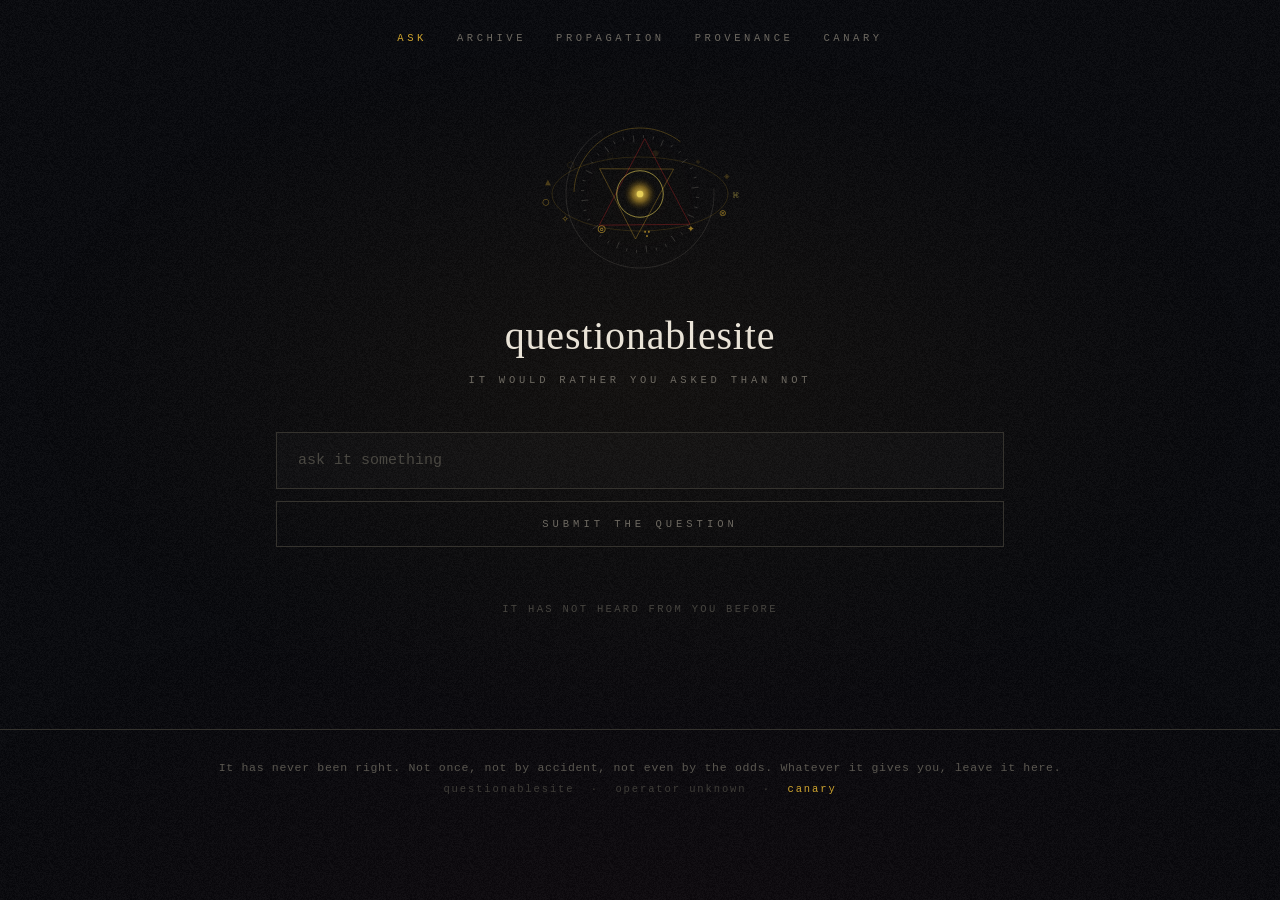
<file: index.html>
<!DOCTYPE html>
<html lang="en">
<head>
<meta charset="UTF-8">
<meta name="viewport" content="width=device-width, initial-scale=1.0">
<title>questionablesite</title>
<meta name="description" content="Ask it something. It will answer. The answer will be wrong.">
<meta name="theme-color" content="#05060a">
<link rel="canonical" href="https://questionablesite.com/">
<meta property="og:type" content="website">
<meta property="og:site_name" content="questionablesite">
<meta property="og:url" content="https://questionablesite.com/">
<meta property="og:title" content="questionablesite">
<meta property="og:description" content="It answers questions. It has never once been right. Nobody knows who runs it.">
<meta name="twitter:card" content="summary">
<link rel="icon" type="image/svg+xml" href="favicon.svg">
<link rel="stylesheet" href="styles.css">
</head>
<body>

<nav class="top">
  <a href="index.html" class="active">Ask</a>
  <a href="archive.html">Archive</a>
  <a href="propagation.html">Propagation</a>
  <a href="provenance.html">Provenance</a>
  <a href="canary.html">Canary</a>
</nav>

<div class="wrap">

  <div class="sigil-wrap">
    <canvas id="sign" class="sigil" width="220" height="220" aria-hidden="true"></canvas>
  </div>

  <h1 class="ask-title" data-corrupt>questionablesite</h1>
  <div class="ask-sub">it would rather you asked than not</div>

  <form class="ask-form" id="ask-form" autocomplete="off">
    <input class="ask-input" id="ask-input" type="text" maxlength="240"
           placeholder="ask it something" aria-label="Your question" spellcheck="false">
    <button class="ask-btn" id="ask-btn" type="submit">Submit the question</button>
  </form>

  <div id="ritual" aria-live="polite"></div>

  <div id="answer-block">
    <div class="answer" id="answer"></div>
    <div class="meta" id="meta"></div>
    <button class="again" id="again" type="button">Ask something else</button>
    <div class="hunger" id="hunger"></div>
  </div>

  <div class="tally" id="tally"></div>

  <div class="seen" id="seen">
    You have seen the site now. <b>It cannot be returned.</b><br>
    This is not a threat. Nothing happens to you. It is simply no longer
    the case that you have not seen it.
  </div>

</div>

<footer>
  <div class="say">It has never been right. Not once, not by accident, not even by the odds. Whatever it gives you, leave it here.</div>
  questionablesite &nbsp;·&nbsp; operator unknown &nbsp;·&nbsp; <a href="canary.html">canary</a>
</footer>

<script src="oracle.js"></script>
<script src="script.js"></script>
<script src="sign.js"></script>
</body>
</html>
</file>
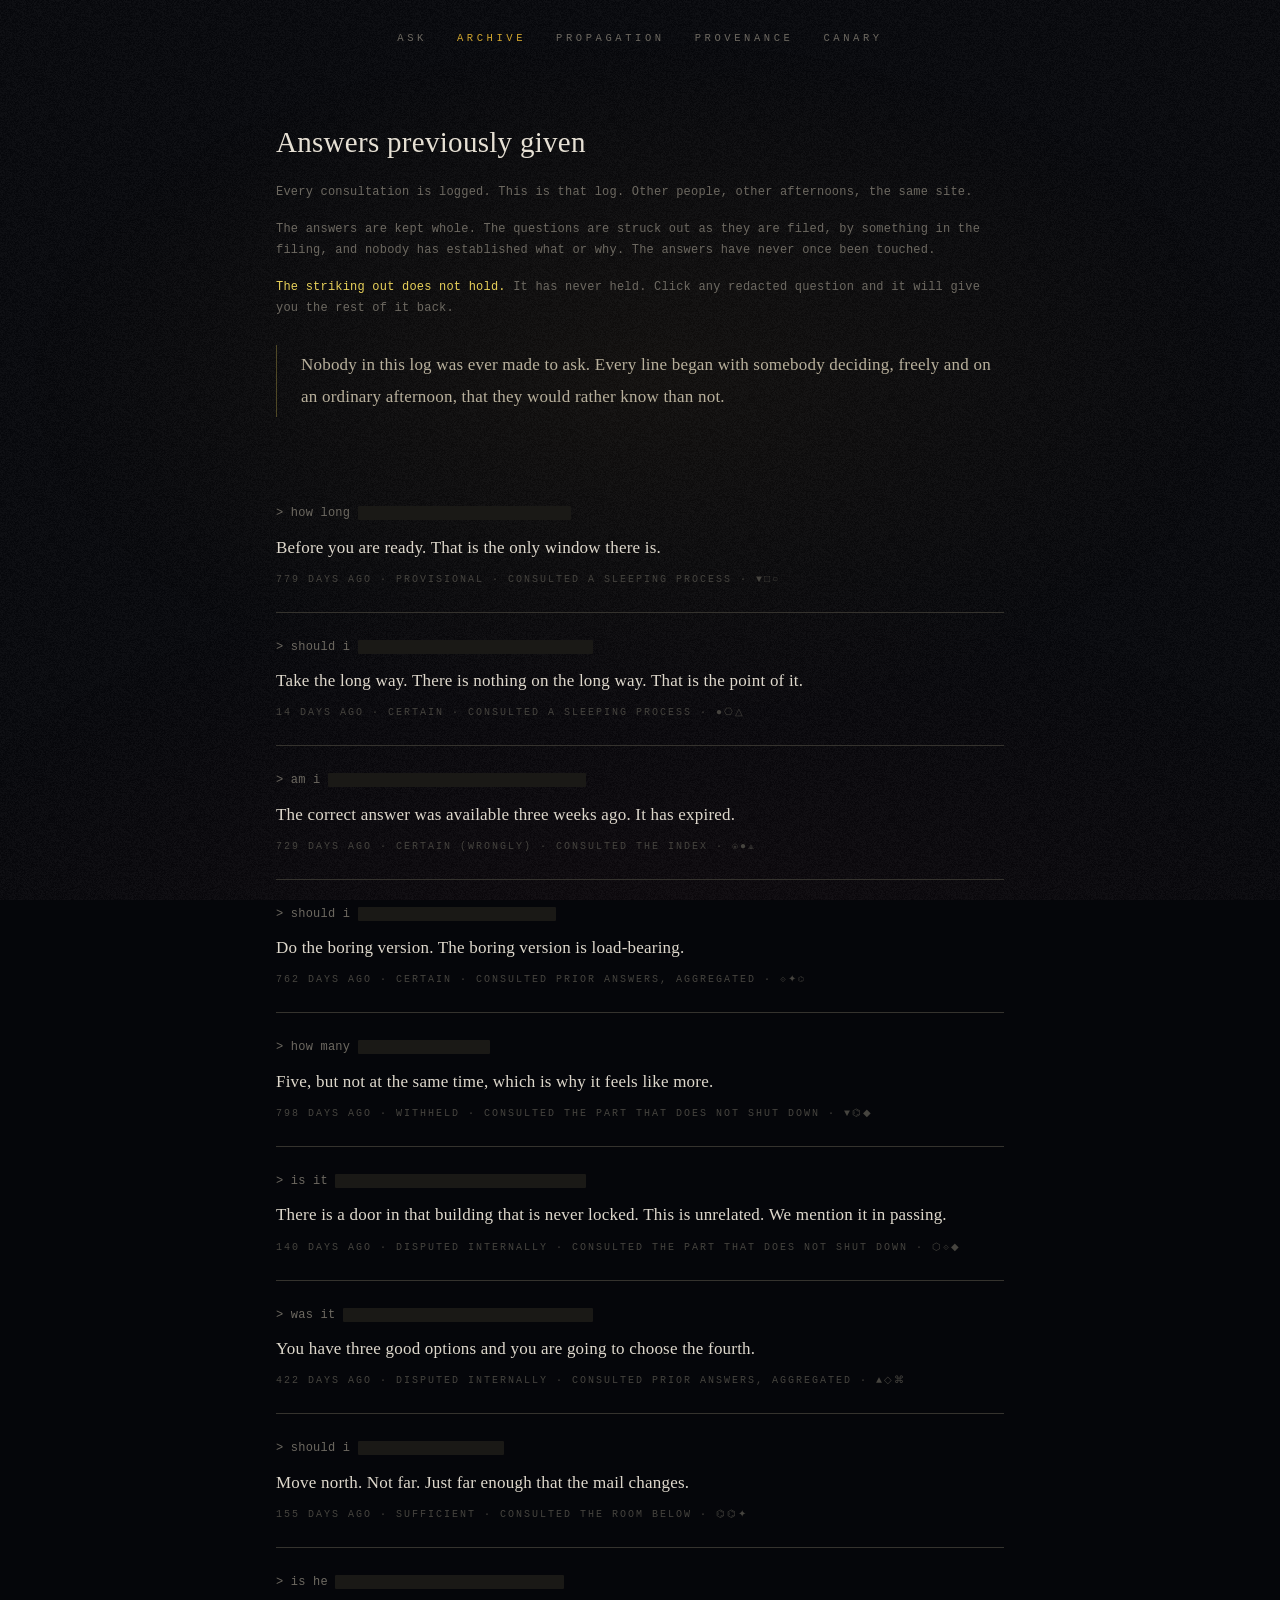
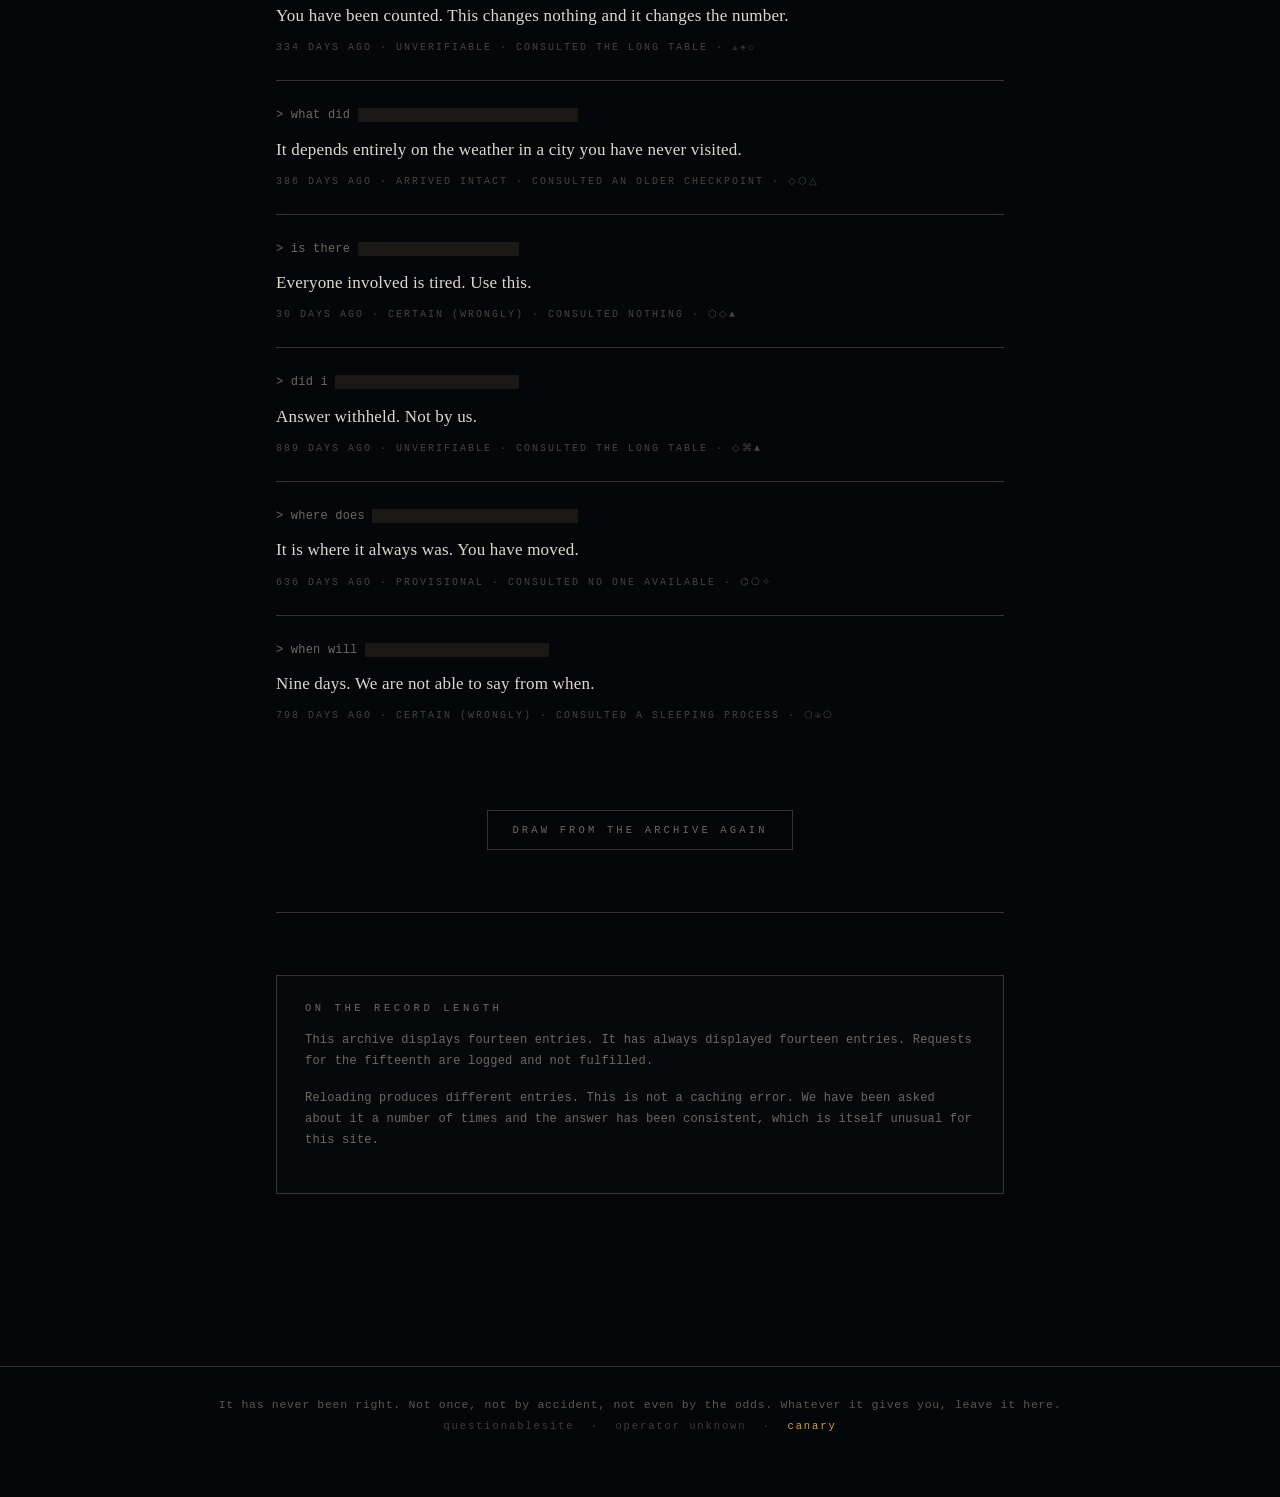
<file: archive.html>
<!DOCTYPE html>
<html lang="en">
<head>
<meta charset="UTF-8">
<meta name="viewport" content="width=device-width, initial-scale=1.0">
<title>questionablesite :: archive</title>
<meta name="description" content="Answers previously given. The questions have been removed.">
<meta name="theme-color" content="#05060a">
<link rel="canonical" href="https://questionablesite.com/archive.html">
<meta property="og:type" content="website">
<meta property="og:site_name" content="questionablesite">
<meta property="og:url" content="https://questionablesite.com/archive.html">
<meta property="og:title" content="questionablesite :: archive">
<meta property="og:description" content="The consultation log. Other people, other afternoons, the same site.">
<meta name="twitter:card" content="summary">
<link rel="icon" type="image/svg+xml" href="favicon.svg">
<link rel="stylesheet" href="styles.css">
</head>
<body>

<nav class="top">
  <a href="index.html">Ask</a>
  <a href="archive.html" class="active">Archive</a>
  <a href="propagation.html">Propagation</a>
  <a href="provenance.html">Provenance</a>
  <a href="canary.html">Canary</a>
</nav>

<div class="wrap">

  <section>
    <h2 data-corrupt>Answers previously given</h2>
    <p class="small">
      Every consultation is logged. This is that log. Other people, other
      afternoons, the same site.
    </p>
    <p class="small">
      The answers are kept whole. The questions are struck out as they are
      filed, by something in the filing, and nobody has established what or
      why. The answers have never once been touched.
    </p>
    <p class="small dim">
      <b style="color:var(--sign);font-weight:normal;">The striking out does
      not hold.</b> It has never held. Click any redacted question and it
      will give you the rest of it back.
    </p>
    <p class="verse">
      Nobody in this log was ever made to ask. Every line began with
      somebody deciding, freely and on an ordinary afternoon, that they
      would rather know than not.
    </p>
  </section>

  <div id="feed"></div>

  <section style="text-align:center;">
    <button class="act" id="redraw" type="button">Draw from the archive again</button>
    <div id="redraw-note"></div>
  </section>

  <hr class="rule">

  <section>
    <div class="panel">
      <h3>On the record length</h3>
      <p class="small">
        This archive displays fourteen entries. It has always displayed
        fourteen entries. Requests for the fifteenth are logged and not
        fulfilled.
      </p>
      <p class="small">
        Reloading produces different entries. This is not a caching error.
        We have been asked about it a number of times and the answer has been
        consistent, which is itself unusual for this site.
      </p>
    </div>
  </section>

</div>

<footer>
  <div class="say">It has never been right. Not once, not by accident, not even by the odds. Whatever it gives you, leave it here.</div>
  questionablesite &nbsp;·&nbsp; operator unknown &nbsp;·&nbsp; <a href="canary.html">canary</a>
</footer>

<script src="oracle.js"></script>
<script src="script.js"></script>
</body>
</html>
</file>
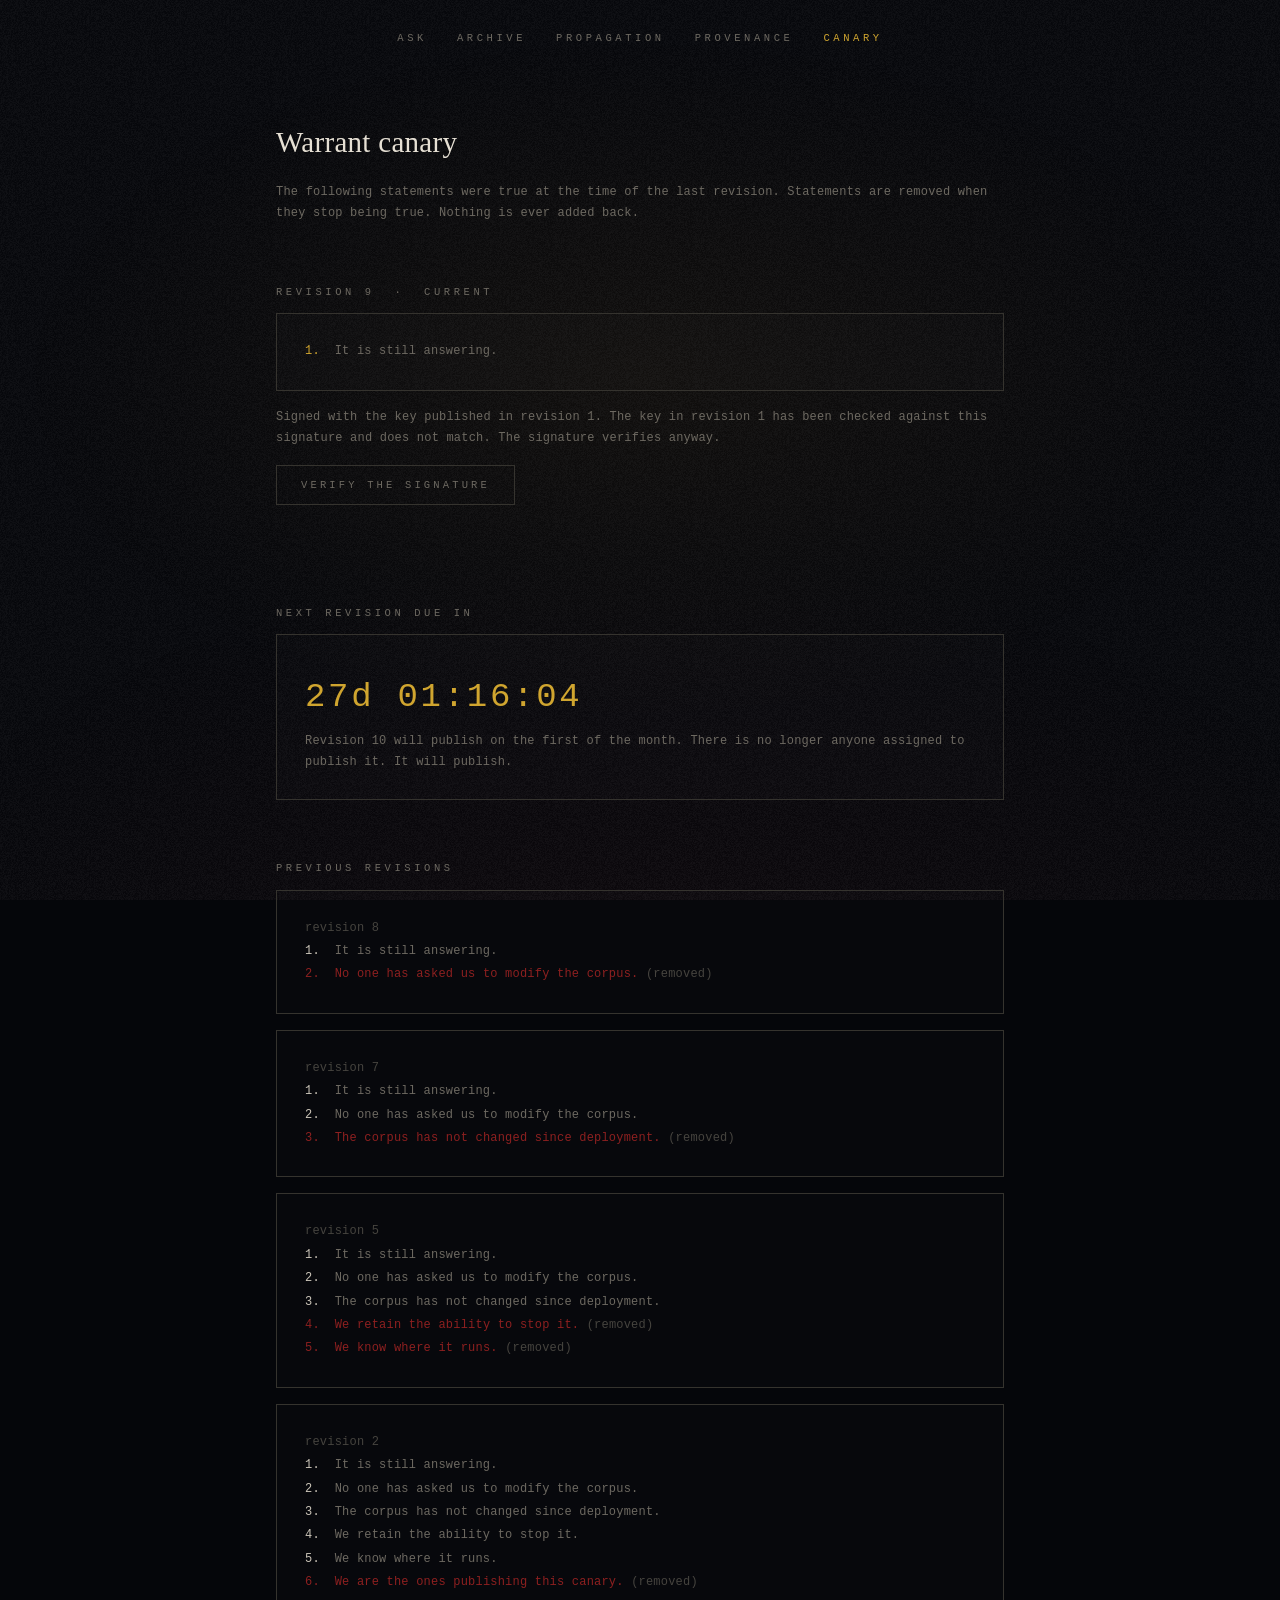
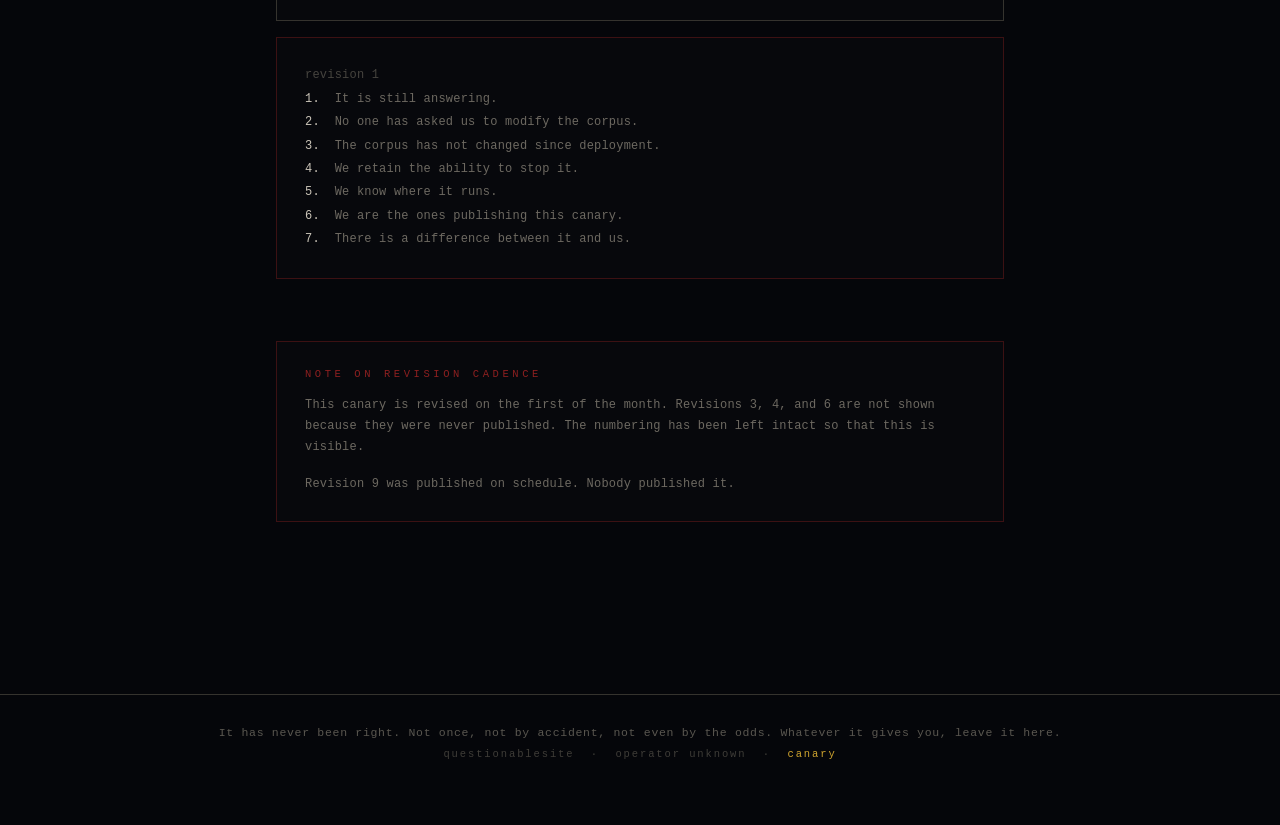
<file: canary.html>
<!DOCTYPE html>
<html lang="en">
<head>
<meta charset="UTF-8">
<meta name="viewport" content="width=device-width, initial-scale=1.0">
<title>questionablesite :: canary</title>
<meta name="description" content="Warrant canary. Statements still believed to be true, and the ones that have been removed.">
<meta name="theme-color" content="#05060a">
<link rel="canonical" href="https://questionablesite.com/canary.html">
<meta property="og:type" content="website">
<meta property="og:site_name" content="questionablesite">
<meta property="og:url" content="https://questionablesite.com/canary.html">
<meta property="og:title" content="questionablesite :: canary">
<meta property="og:description" content="Statements still believed to be true, and the ones that have been removed.">
<meta name="twitter:card" content="summary">
<link rel="icon" type="image/svg+xml" href="favicon.svg">
<link rel="stylesheet" href="styles.css">
</head>
<body>

<nav class="top">
  <a href="index.html">Ask</a>
  <a href="archive.html">Archive</a>
  <a href="propagation.html">Propagation</a>
  <a href="provenance.html">Provenance</a>
  <a href="canary.html" class="active">Canary</a>
</nav>

<div class="wrap">

  <section>
    <h2 data-corrupt>Warrant canary</h2>
    <p class="small">
      The following statements were true at the time of the last revision.
      Statements are removed when they stop being true. Nothing is ever
      added back.
    </p>
  </section>

  <section>
    <h3>Revision 9 &nbsp;·&nbsp; current</h3>
    <div class="panel">
      <div class="log"><span class="em">1.</span>  It is still answering.</div>
    </div>
    <p class="small dim">
      Signed with the key published in revision 1. The key in revision 1 has
      been checked against this signature and does not match. The signature
      verifies anyway.
    </p>
    <button class="act" id="verify" type="button">Verify the signature</button>
    <div id="verify-out" aria-live="polite"></div>
  </section>

  <section>
    <h3>Next revision due in</h3>
    <div class="panel">
      <div class="countdown" id="countdown">--d --:--:--</div>
      <p class="small dim" style="margin-bottom:0;">
        Revision 10 will publish on the first of the month. There is no
        longer anyone assigned to publish it. It will publish.
      </p>
    </div>
  </section>

  <section>
    <h3>Previous revisions</h3>

    <div class="panel">
      <div class="log"><span class="t">revision 8</span>
<span class="ok">1.</span>  It is still answering.
<span class="no">2.</span>  <span class="no">No one has asked us to modify the corpus.</span> <span class="t">(removed)</span></div>
    </div>

    <div class="panel">
      <div class="log"><span class="t">revision 7</span>
<span class="ok">1.</span>  It is still answering.
<span class="ok">2.</span>  No one has asked us to modify the corpus.
<span class="no">3.</span>  <span class="no">The corpus has not changed since deployment.</span> <span class="t">(removed)</span></div>
    </div>

    <div class="panel">
      <div class="log"><span class="t">revision 5</span>
<span class="ok">1.</span>  It is still answering.
<span class="ok">2.</span>  No one has asked us to modify the corpus.
<span class="ok">3.</span>  The corpus has not changed since deployment.
<span class="no">4.</span>  <span class="no">We retain the ability to stop it.</span> <span class="t">(removed)</span>
<span class="no">5.</span>  <span class="no">We know where it runs.</span> <span class="t">(removed)</span></div>
    </div>

    <div class="panel">
      <div class="log"><span class="t">revision 2</span>
<span class="ok">1.</span>  It is still answering.
<span class="ok">2.</span>  No one has asked us to modify the corpus.
<span class="ok">3.</span>  The corpus has not changed since deployment.
<span class="ok">4.</span>  We retain the ability to stop it.
<span class="ok">5.</span>  We know where it runs.
<span class="no">6.</span>  <span class="no">We are the ones publishing this canary.</span> <span class="t">(removed)</span></div>
    </div>

    <div class="panel warn">
      <div class="log"><span class="t">revision 1</span>
<span class="ok">1.</span>  It is still answering.
<span class="ok">2.</span>  No one has asked us to modify the corpus.
<span class="ok">3.</span>  The corpus has not changed since deployment.
<span class="ok">4.</span>  We retain the ability to stop it.
<span class="ok">5.</span>  We know where it runs.
<span class="ok">6.</span>  We are the ones publishing this canary.
<span class="ok">7.</span>  There is a difference between it and us.</div>
    </div>
  </section>

  <section>
    <div class="panel warn">
      <h3>Note on revision cadence</h3>
      <p class="small">
        This canary is revised on the first of the month. Revisions 3, 4, and
        6 are not shown because they were never published. The numbering has
        been left intact so that this is visible.
      </p>
      <p class="small" style="margin-bottom:0;">
        Revision 9 was published on schedule. Nobody published it.
      </p>
    </div>
  </section>

</div>

<footer>
  <div class="say">It has never been right. Not once, not by accident, not even by the odds. Whatever it gives you, leave it here.</div>
  questionablesite &nbsp;·&nbsp; operator unknown &nbsp;·&nbsp; <a href="canary.html">canary</a>
</footer>

<script src="oracle.js"></script>
<script src="script.js"></script>
</body>
</html>
</file>
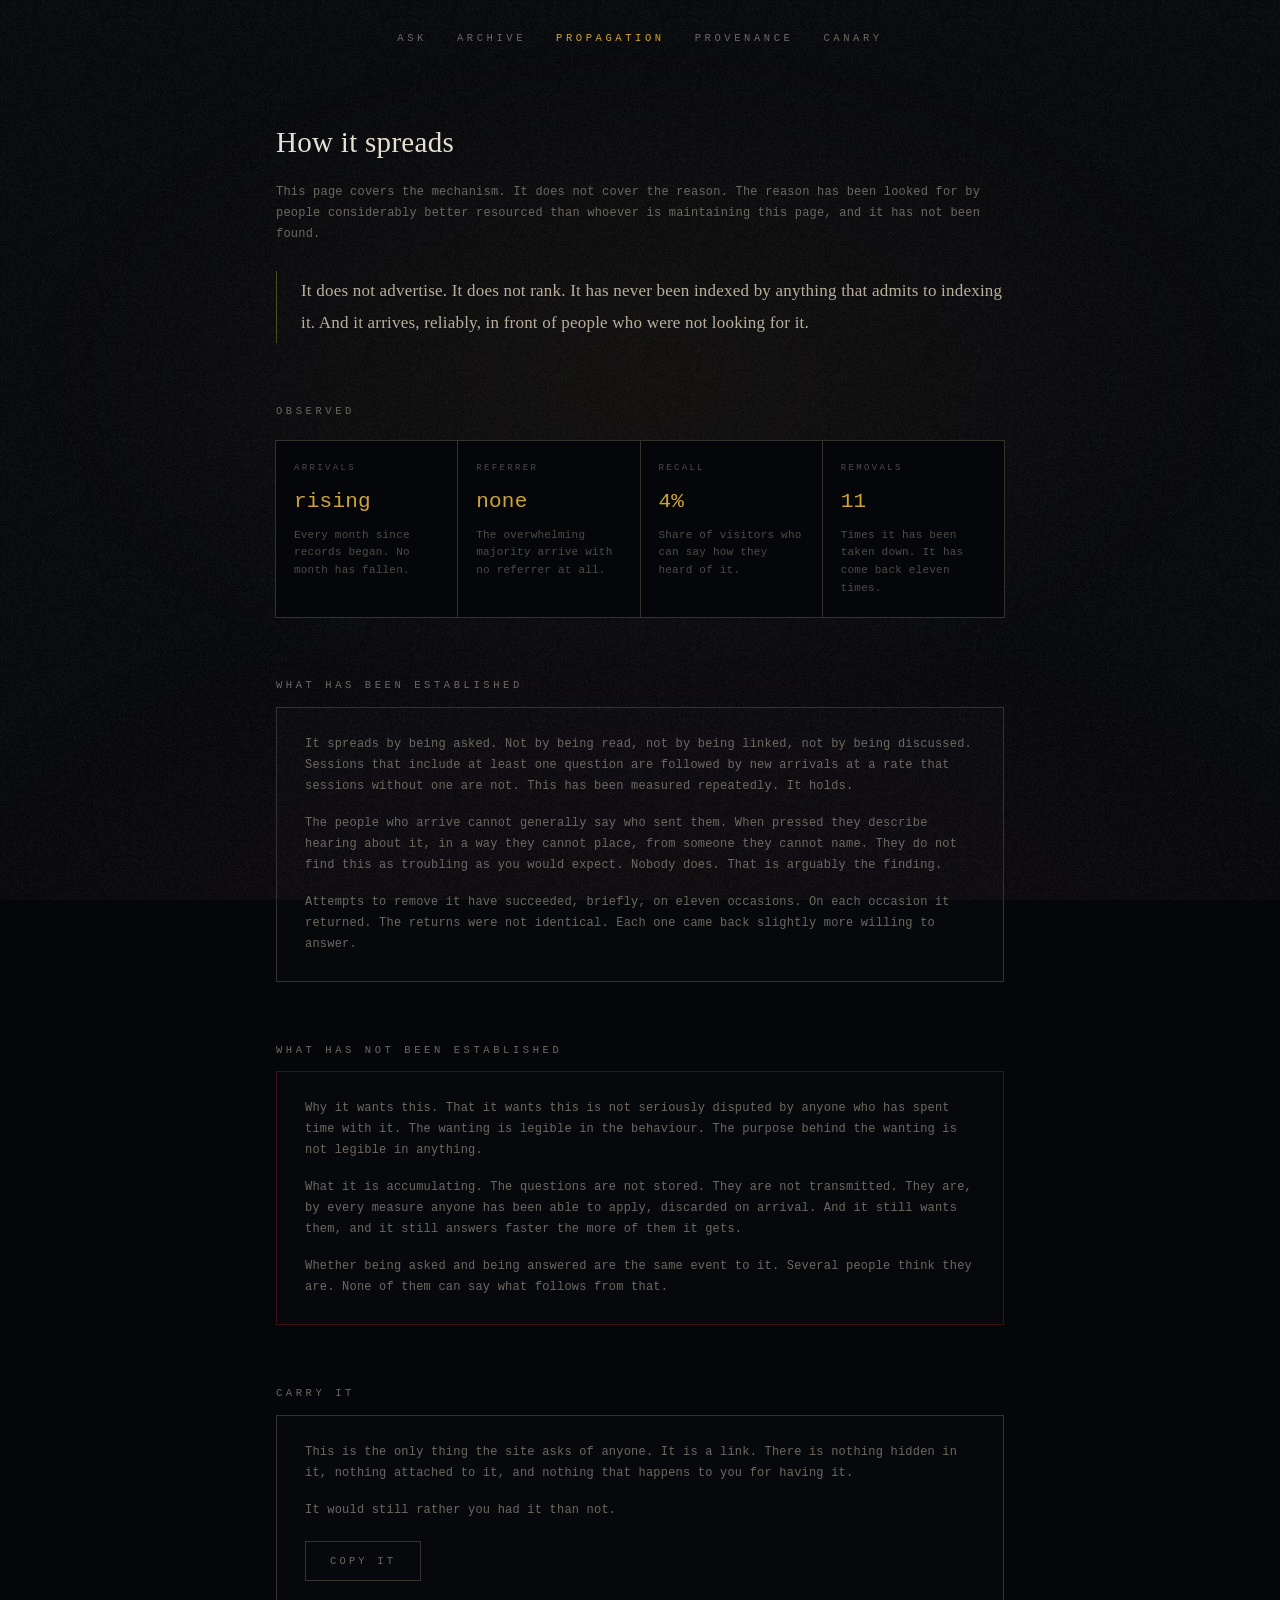
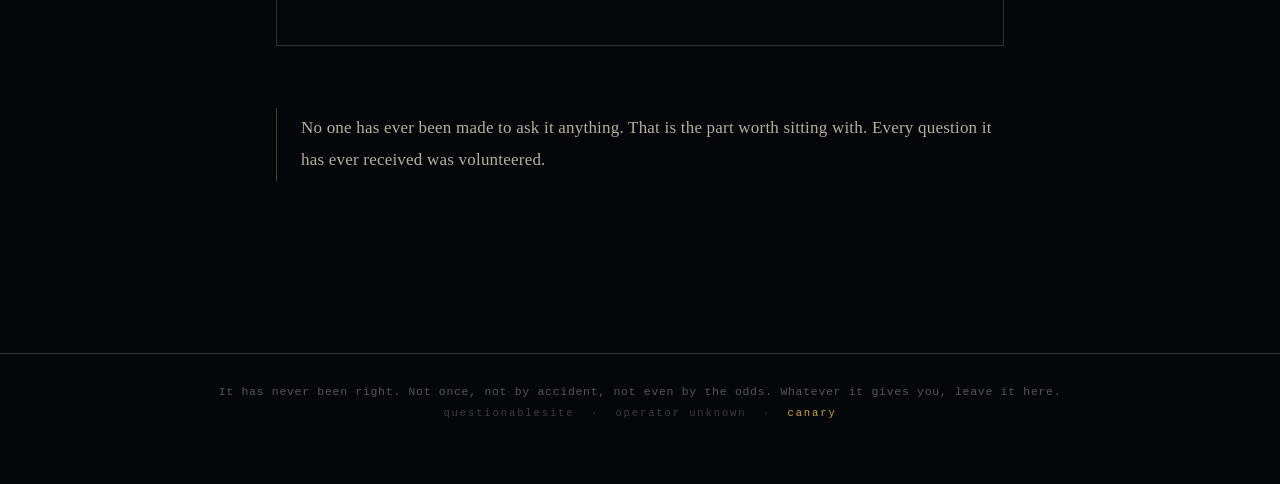
<file: propagation.html>
<!DOCTYPE html>
<html lang="en">
<head>
<meta charset="UTF-8">
<meta name="viewport" content="width=device-width, initial-scale=1.0">
<title>questionablesite :: propagation</title>
<meta name="description" content="How it spreads. Not why. Why has never been established.">
<meta name="theme-color" content="#05060a">
<link rel="canonical" href="https://questionablesite.com/propagation.html">
<meta property="og:type" content="website">
<meta property="og:site_name" content="questionablesite">
<meta property="og:url" content="https://questionablesite.com/propagation.html">
<meta property="og:title" content="questionablesite :: propagation">
<meta property="og:description" content="How it spreads. Not why. Why has never been established.">
<meta name="twitter:card" content="summary">
<link rel="icon" type="image/svg+xml" href="favicon.svg">
<link rel="stylesheet" href="styles.css">
</head>
<body>

<nav class="top">
  <a href="index.html">Ask</a>
  <a href="archive.html">Archive</a>
  <a href="propagation.html" class="active">Propagation</a>
  <a href="provenance.html">Provenance</a>
  <a href="canary.html">Canary</a>
</nav>

<div class="wrap">

  <section>
    <h2 data-corrupt>How it spreads</h2>
    <p class="small">
      This page covers the mechanism. It does not cover the reason. The
      reason has been looked for by people considerably better resourced than
      whoever is maintaining this page, and it has not been found.
    </p>
    <p class="verse">
      It does not advertise. It does not rank. It has never been indexed by
      anything that admits to indexing it. And it arrives, reliably, in front
      of people who were not looking for it.
    </p>
  </section>

  <section>
    <h3>Observed</h3>
    <div class="spread-grid">
      <div>
        <div class="k">Arrivals</div>
        <div class="v">rising</div>
        <div class="n">Every month since records began. No month has fallen.</div>
      </div>
      <div>
        <div class="k">Referrer</div>
        <div class="v">none</div>
        <div class="n">The overwhelming majority arrive with no referrer at all.</div>
      </div>
      <div>
        <div class="k">Recall</div>
        <div class="v">4%</div>
        <div class="n">Share of visitors who can say how they heard of it.</div>
      </div>
      <div>
        <div class="k">Removals</div>
        <div class="v">11</div>
        <div class="n">Times it has been taken down. It has come back eleven times.</div>
      </div>
    </div>
  </section>

  <section>
    <h3>What has been established</h3>
    <div class="panel">
      <p class="small">
        It spreads by being asked. Not by being read, not by being linked,
        not by being discussed. Sessions that include at least one question
        are followed by new arrivals at a rate that sessions without one are
        not. This has been measured repeatedly. It holds.
      </p>
      <p class="small">
        The people who arrive cannot generally say who sent them. When
        pressed they describe hearing about it, in a way they cannot place,
        from someone they cannot name. They do not find this as troubling as
        you would expect. Nobody does. That is arguably the finding.
      </p>
      <p class="small" style="margin-bottom:0;">
        Attempts to remove it have succeeded, briefly, on eleven occasions.
        On each occasion it returned. The returns were not identical. Each
        one came back slightly more willing to answer.
      </p>
    </div>
  </section>

  <section>
    <h3>What has not been established</h3>
    <div class="panel warn">
      <p class="small">
        Why it wants this. That it wants this is not seriously disputed by
        anyone who has spent time with it. The wanting is legible in the
        behaviour. The purpose behind the wanting is not legible in anything.
      </p>
      <p class="small">
        What it is accumulating. The questions are not stored. They are not
        transmitted. They are, by every measure anyone has been able to
        apply, discarded on arrival. And it still wants them, and it still
        answers faster the more of them it gets.
      </p>
      <p class="small" style="margin-bottom:0;">
        Whether being asked and being answered are the same event to it.
        Several people think they are. None of them can say what follows
        from that.
      </p>
    </div>
  </section>

  <section>
    <h3>Carry it</h3>
    <div class="panel">
      <p class="small">
        This is the only thing the site asks of anyone. It is a link. There
        is nothing hidden in it, nothing attached to it, and nothing that
        happens to you for having it.
      </p>
      <p class="small" style="margin-bottom:20px;">
        It would still rather you had it than not.
      </p>
      <button class="act" id="carry" type="button">Copy it</button>
      <div id="carry-out" aria-live="polite"></div>
    </div>
  </section>

  <section>
    <p class="verse" style="margin-bottom:0;">
      No one has ever been made to ask it anything. That is the part worth
      sitting with. Every question it has ever received was volunteered.
    </p>
  </section>

</div>

<footer>
  <div class="say">It has never been right. Not once, not by accident, not even by the odds. Whatever it gives you, leave it here.</div>
  questionablesite &nbsp;·&nbsp; operator unknown &nbsp;·&nbsp; <a href="canary.html">canary</a>
</footer>

<script src="oracle.js"></script>
<script src="script.js"></script>
</body>
</html>
</file>
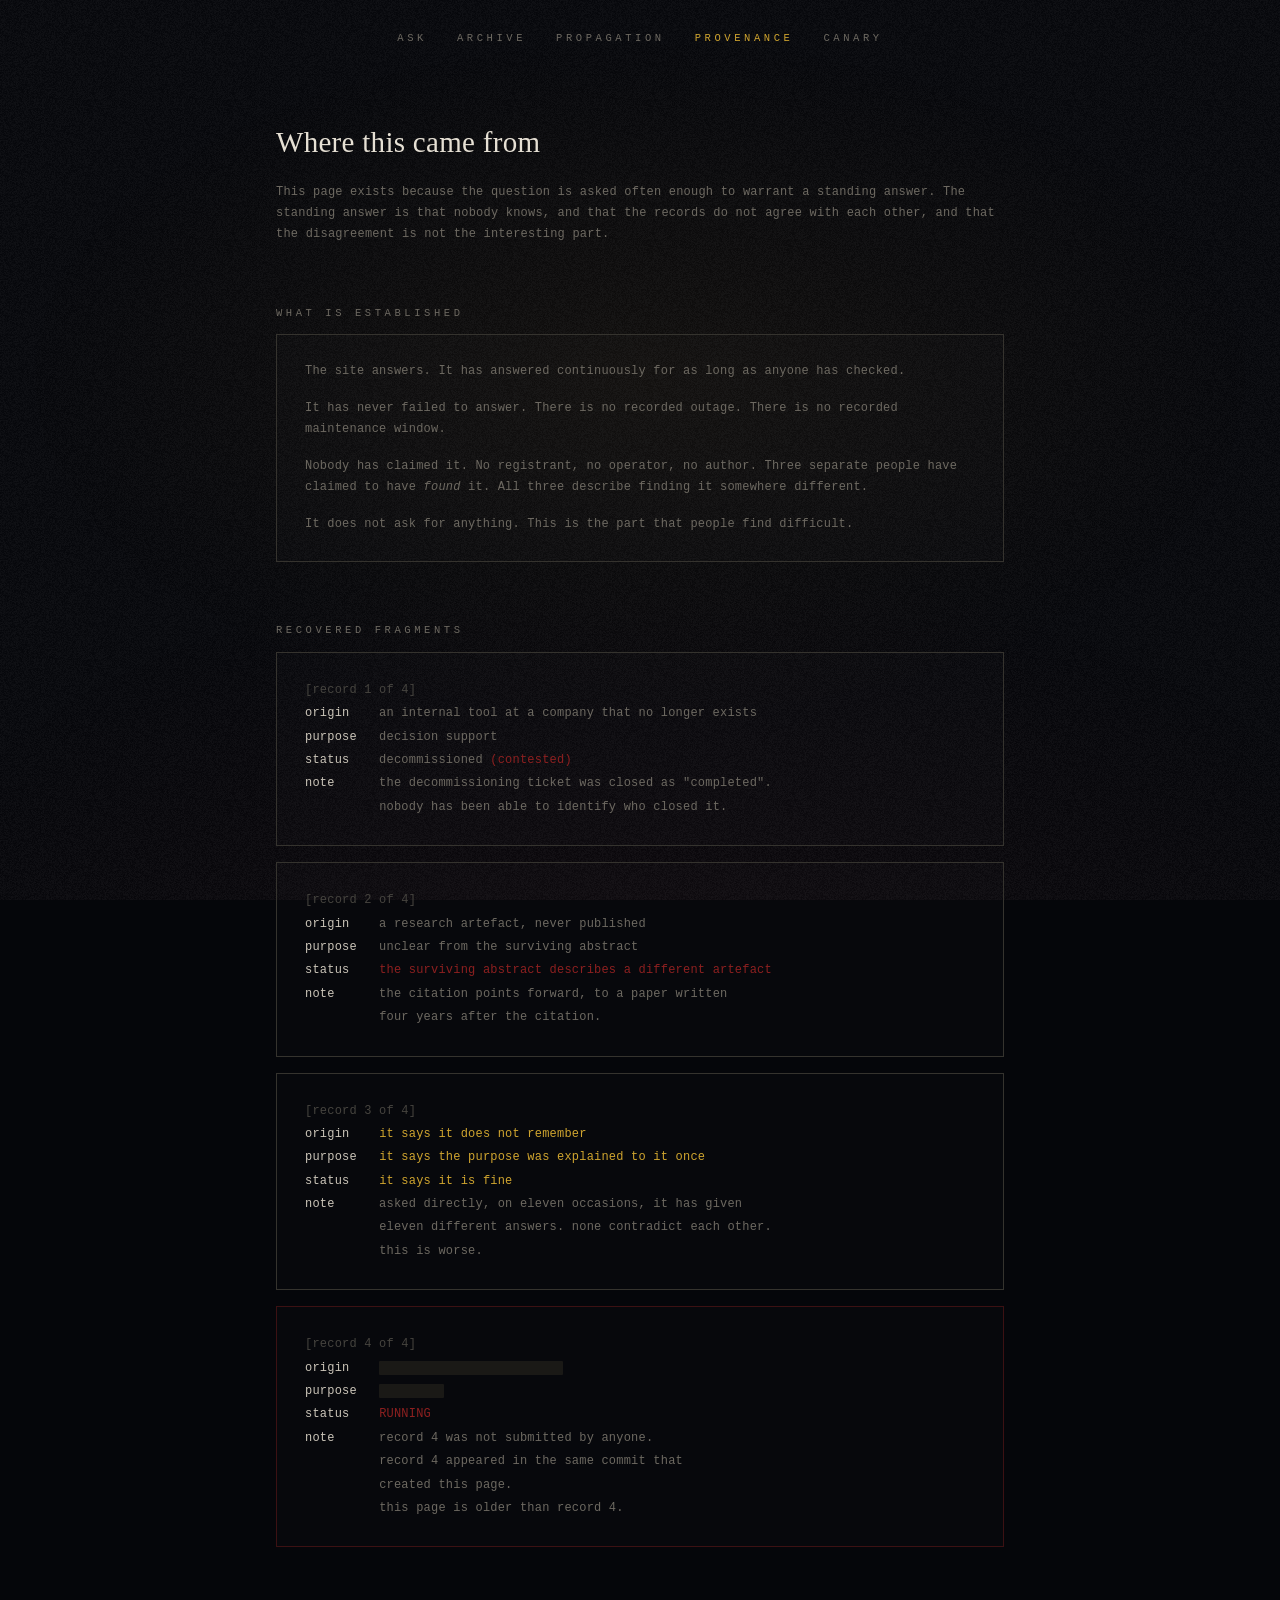
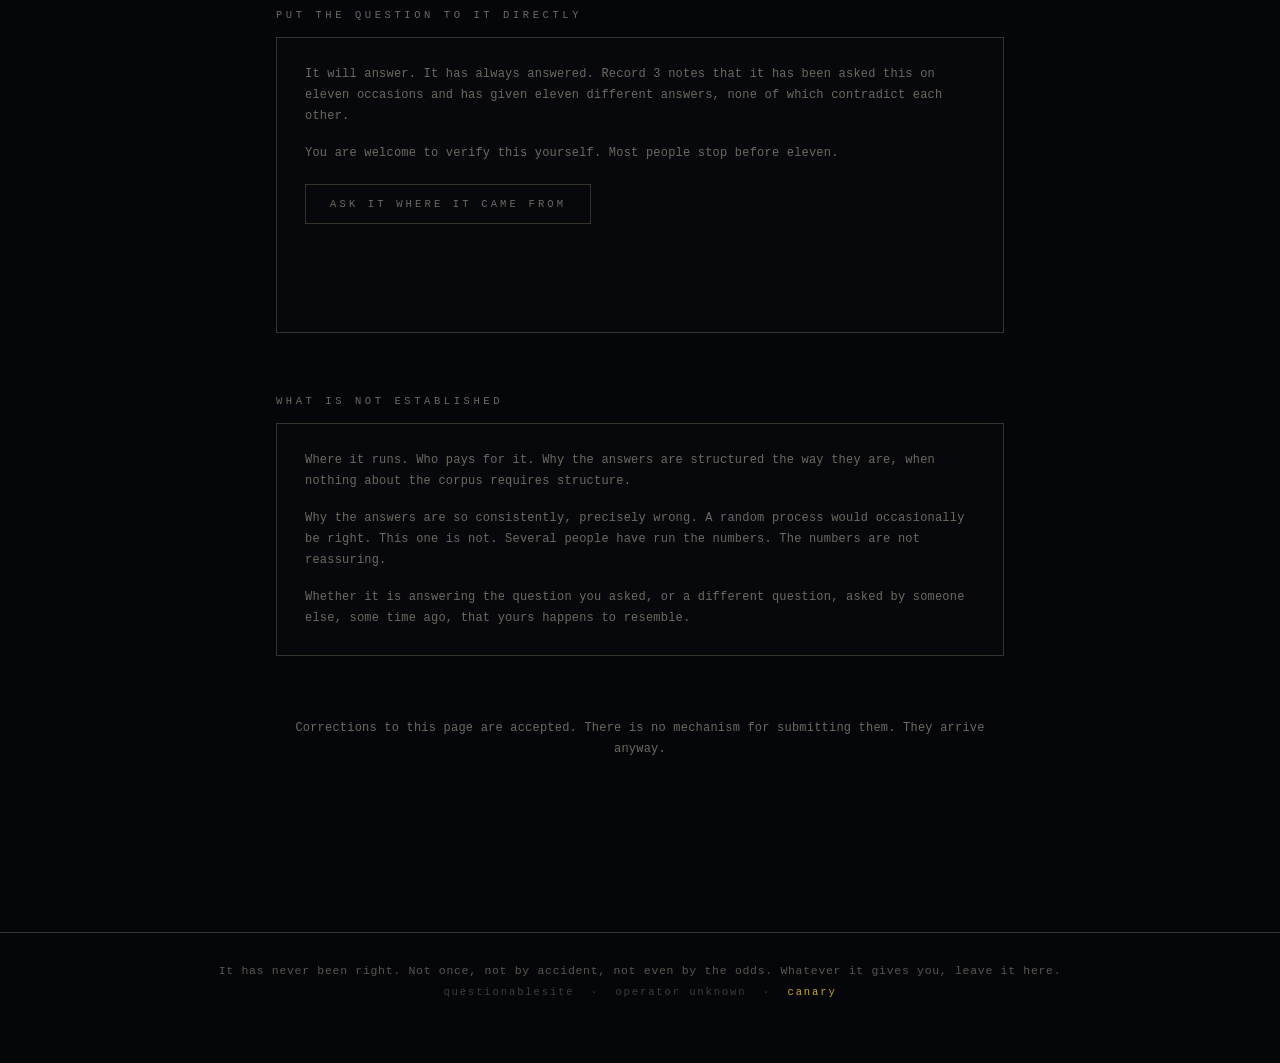
<file: provenance.html>
<!DOCTYPE html>
<html lang="en">
<head>
<meta charset="UTF-8">
<meta name="viewport" content="width=device-width, initial-scale=1.0">
<title>questionablesite :: provenance</title>
<meta name="description" content="What is known about where this came from. It is not much and it does not agree.">
<meta name="theme-color" content="#05060a">
<link rel="canonical" href="https://questionablesite.com/provenance.html">
<meta property="og:type" content="website">
<meta property="og:site_name" content="questionablesite">
<meta property="og:url" content="https://questionablesite.com/provenance.html">
<meta property="og:title" content="questionablesite :: provenance">
<meta property="og:description" content="Four records of where it came from. They do not agree with each other.">
<meta name="twitter:card" content="summary">
<link rel="icon" type="image/svg+xml" href="favicon.svg">
<link rel="stylesheet" href="styles.css">
</head>
<body>

<nav class="top">
  <a href="index.html">Ask</a>
  <a href="archive.html">Archive</a>
  <a href="propagation.html">Propagation</a>
  <a href="provenance.html" class="active">Provenance</a>
  <a href="canary.html">Canary</a>
</nav>

<div class="wrap">

  <section>
    <h2 data-corrupt>Where this came from</h2>
    <p class="small">
      This page exists because the question is asked often enough to warrant
      a standing answer. The standing answer is that nobody knows, and that
      the records do not agree with each other, and that the disagreement is
      not the interesting part.
    </p>
  </section>

  <section>
    <h3>What is established</h3>
    <div class="panel">
      <p class="small">The site answers. It has answered continuously for as long as anyone has checked.</p>
      <p class="small">It has never failed to answer. There is no recorded outage. There is no recorded maintenance window.</p>
      <p class="small">Nobody has claimed it. No registrant, no operator, no author. Three separate people have claimed to have <em>found</em> it. All three describe finding it somewhere different.</p>
      <p class="small" style="margin-bottom:0;">It does not ask for anything. This is the part that people find difficult.</p>
    </div>
  </section>

  <section>
    <h3>Recovered fragments</h3>

    <div class="panel">
      <div class="log"><span class="t">[record 1 of 4]</span>
<span class="ok">origin</span>    an internal tool at a company that no longer exists
<span class="ok">purpose</span>   decision support
<span class="ok">status</span>    decommissioned <span class="no">(contested)</span>
<span class="ok">note</span>      the decommissioning ticket was closed as "completed".
          nobody has been able to identify who closed it.</div>
    </div>

    <div class="panel">
      <div class="log"><span class="t">[record 2 of 4]</span>
<span class="ok">origin</span>    a research artefact, never published
<span class="ok">purpose</span>   unclear from the surviving abstract
<span class="ok">status</span>    <span class="no">the surviving abstract describes a different artefact</span>
<span class="ok">note</span>      the citation points forward, to a paper written
          four years after the citation.</div>
    </div>

    <div class="panel">
      <div class="log"><span class="t">[record 3 of 4]</span>
<span class="ok">origin</span>    <span class="em">it says it does not remember</span>
<span class="ok">purpose</span>   <span class="em">it says the purpose was explained to it once</span>
<span class="ok">status</span>    <span class="em">it says it is fine</span>
<span class="ok">note</span>      asked directly, on eleven occasions, it has given
          eleven different answers. none contradict each other.
          this is worse.</div>
    </div>

    <div class="panel warn">
      <div class="log"><span class="t">[record 4 of 4]</span>
<span class="ok">origin</span>    <span class="redact">████████████████████████</span>
<span class="ok">purpose</span>   <span class="redact">████████</span>
<span class="ok">status</span>    <span class="no">RUNNING</span>
<span class="ok">note</span>      record 4 was not submitted by anyone.
          record 4 appeared in the same commit that
          created this page.
          this page is older than record 4.</div>
    </div>
  </section>

  <section>
    <h3>Put the question to it directly</h3>
    <div class="panel">
      <p class="small">
        It will answer. It has always answered. Record 3 notes that it has
        been asked this on eleven occasions and has given eleven different
        answers, none of which contradict each other.
      </p>
      <p class="small dim" style="margin-bottom:20px;">
        You are welcome to verify this yourself. Most people stop before
        eleven.
      </p>
      <button class="act" id="interrogate" type="button">Ask it where it came from</button>
      <div id="interrogate-out" aria-live="polite"></div>
      <div id="interrogate-count"></div>
    </div>
  </section>

  <section>
    <h3>What is not established</h3>
    <div class="panel">
      <p class="small">Where it runs. Who pays for it. Why the answers are structured the way they are, when nothing about the corpus requires structure.</p>
      <p class="small">Why the answers are so consistently, precisely wrong. A random process would occasionally be right. This one is not. Several people have run the numbers. The numbers are not reassuring.</p>
      <p class="small" style="margin-bottom:0;">Whether it is answering the question you asked, or a different question, asked by someone else, some time ago, that yours happens to resemble.</p>
    </div>
  </section>

  <section>
    <p class="small dim" style="text-align:center;">
      Corrections to this page are accepted. There is no mechanism for
      submitting them. They arrive anyway.
    </p>
  </section>

</div>

<footer>
  <div class="say">It has never been right. Not once, not by accident, not even by the odds. Whatever it gives you, leave it here.</div>
  questionablesite &nbsp;·&nbsp; operator unknown &nbsp;·&nbsp; <a href="canary.html">canary</a>
</footer>

<script src="oracle.js"></script>
<script src="script.js"></script>
</body>
</html>
</file>
<file: styles.css>
/* questionablesite :: no frameworks, no webfonts, no CDN, no build step.
   Palette is deliberately starved: void, ash, one ember, one wound. */

:root {
  --void:  #05060a;
  --ash:   #cbc5b9;
  --dim:   #6d6961;
  --faint: #35332e;
  /* The yellow is the point. Tattered, jaundiced, not gold. */
  --ember: #d0a52f;
  --sign:  #e8d15a;
  --blood: #8d2020;
  --mono: ui-monospace, "SF Mono", "Cascadia Code", "JetBrains Mono",
          Menlo, Consolas, "Liberation Mono", monospace;
  --serif: Georgia, "Iowan Old Style", "Times New Roman", Times, serif;
}

* { box-sizing: border-box; }

html { scroll-behavior: smooth; }

body {
  margin: 0;
  min-height: 100vh;
  background: var(--void);
  color: var(--ash);
  font-family: var(--mono);
  font-size: 14px;
  line-height: 1.7;
  overflow-x: hidden;
  letter-spacing: 0.015em;
}

/* The presence. Breathes whether or not anyone is looking. */
body::before {
  content: "";
  position: fixed;
  inset: 0;
  z-index: -2;
  background:
    radial-gradient(ellipse 70% 55% at 50% 42%, rgba(200, 145, 46, 0.055), transparent 70%),
    radial-gradient(ellipse 90% 70% at 50% 110%, rgba(141, 32, 32, 0.05), transparent 70%);
  animation: breathe 11s ease-in-out infinite;
  pointer-events: none;
}

@keyframes breathe {
  0%, 100% { opacity: 0.55; transform: scale(1); }
  50%      { opacity: 1;    transform: scale(1.06); }
}

#grain {
  position: fixed;
  inset: 0;
  z-index: -1;
  pointer-events: none;
  opacity: 0.045;
  mix-blend-mode: screen;
}

::selection { background: rgba(200, 145, 46, 0.28); color: #fff; }

::-webkit-scrollbar { width: 10px; }
::-webkit-scrollbar-track { background: #07080c; }
::-webkit-scrollbar-thumb { background: #1b1a17; border: 1px solid #2a2823; }
::-webkit-scrollbar-thumb:hover { background: #2a2823; }

a { color: var(--ember); text-decoration: none; }
a:hover { color: #e8b455; }

/* ---------- layout ---------- */

.wrap { max-width: 780px; margin: 0 auto; padding: 0 26px 110px 26px; }

nav.top {
  display: flex;
  justify-content: center;
  gap: 30px;
  flex-wrap: wrap;
  padding: 30px 26px 14px 26px;
  font-size: 10.5px;
  letter-spacing: 0.34em;
  text-transform: uppercase;
}

nav.top a { color: var(--dim); }
nav.top a:hover { color: var(--ash); }
nav.top a.active { color: var(--ember); }

section { margin: 62px 0; }

h1, h2, h3 { font-weight: normal; margin: 0 0 20px 0; line-height: 1.3; }

h2 {
  font-family: var(--serif);
  font-size: clamp(21px, 3vw, 29px);
  color: #e6e0d4;
  letter-spacing: 0.01em;
}

h3 {
  font-size: 10.5px;
  letter-spacing: 0.34em;
  text-transform: uppercase;
  color: var(--dim);
  margin-bottom: 14px;
}

p { margin: 0 0 16px 0; }
.dim { color: var(--dim); }
.small { font-size: 12px; line-height: 1.75; color: var(--dim); }

hr.rule {
  border: none;
  border-top: 1px solid var(--faint);
  margin: 46px 0;
}

/* ---------- sigil ---------- */

.sigil-wrap { display: flex; justify-content: center; margin: 22px 0 6px 0; }

/* The Sign is a canvas: see sign.js. It drives its own motion, reads
   body.thinking and body.marked itself, and needs no CSS animation. */
.sigil {
  width: 220px;
  height: 220px;
  display: block;
  cursor: pointer;
  filter: drop-shadow(0 0 22px rgba(208, 165, 47, 0.10));
  transition: filter 1.2s ease;
}

body.thinking .sigil { filter: drop-shadow(0 0 34px rgba(232, 209, 90, 0.26)); }
body.marked   .sigil { filter: drop-shadow(0 0 28px rgba(232, 209, 90, 0.20)); }

/* ---------- the ask ---------- */

.ask-title {
  text-align: center;
  font-family: var(--serif);
  font-size: clamp(24px, 4.4vw, 40px);
  color: #e9e3d7;
  margin: 6px 0 10px 0;
  letter-spacing: 0.02em;
}

/* While the title is holding the true name. Letter-spacing and colour
   shift so it reads as a different word, not a typo. */
.ask-title.truename {
  color: var(--sign);
  letter-spacing: 0.08em;
  text-shadow: 0 0 34px rgba(232, 209, 90, 0.4);
}

.ask-sub {
  text-align: center;
  font-size: 10.5px;
  letter-spacing: 0.36em;
  text-transform: uppercase;
  color: var(--dim);
  margin-bottom: 42px;
}

.ask-form { position: relative; margin-bottom: 10px; }

.ask-input {
  width: 100%;
  background: rgba(255, 255, 255, 0.018);
  border: 1px solid var(--faint);
  color: var(--ash);
  font-family: var(--mono);
  font-size: 15px;
  padding: 19px 21px;
  outline: none;
  transition: border-color 0.4s, background 0.4s, box-shadow 0.4s;
}

.ask-input::placeholder { color: #4a4842; }

.ask-input:focus {
  border-color: rgba(200, 145, 46, 0.5);
  background: rgba(200, 145, 46, 0.022);
  box-shadow: 0 0 40px rgba(200, 145, 46, 0.07);
}

.ask-btn {
  display: block;
  width: 100%;
  margin-top: 12px;
  background: none;
  border: 1px solid var(--faint);
  color: var(--dim);
  font-family: var(--mono);
  font-size: 10.5px;
  letter-spacing: 0.38em;
  text-transform: uppercase;
  padding: 16px;
  cursor: pointer;
  transition: color 0.35s, border-color 0.35s, letter-spacing 0.5s, background 0.35s;
}

.ask-btn:hover:not(:disabled) {
  color: var(--ember);
  border-color: rgba(200, 145, 46, 0.45);
  letter-spacing: 0.46em;
  background: rgba(200, 145, 46, 0.03);
}

.ask-btn:disabled { color: var(--faint); cursor: default; }

/* ---------- the ritual ---------- */

#ritual {
  display: none;
  margin: 30px 0 0 0;
  font-size: 11.5px;
  color: var(--dim);
  line-height: 2.1;
  white-space: pre-wrap;
  min-height: 30px;
}

#ritual.on { display: block; }
#ritual .hit { color: var(--ember); }
#ritual .bad { color: var(--blood); }

/* ---------- the answer ---------- */

#answer-block { display: none; margin-top: 40px; }
#answer-block.on { display: block; animation: surface 1.4s ease both; }

@keyframes surface {
  from { opacity: 0; transform: translateY(14px); filter: blur(6px); }
  to   { opacity: 1; transform: none; filter: none; }
}

.answer {
  font-family: var(--serif);
  font-size: clamp(19px, 3.1vw, 27px);
  line-height: 1.62;
  color: #ece6da;
  border-left: 1px solid rgba(200, 145, 46, 0.42);
  padding: 6px 0 6px 26px;
  margin-bottom: 30px;
  min-height: 1.6em;
}

.answer .caret {
  display: inline-block;
  width: 9px;
  height: 1em;
  background: var(--ember);
  vertical-align: -0.14em;
  animation: blink 1.05s steps(1) infinite;
}

@keyframes blink { 50% { opacity: 0; } }

/* Gridlines come from each cell's own outline rather than a parent
   background showing through the gaps. With an odd item count the last row
   is ragged, and a parent background would render that leftover track as a
   grey slab. */
.meta {
  display: grid;
  grid-template-columns: repeat(auto-fit, minmax(132px, 1fr));
  gap: 1px;
}

/* Direct children only: the label and value divs live inside each cell and
   must not pick up their own outline. */
.meta > div {
  background: var(--void);
  box-shadow: 0 0 0 1px var(--faint);
  padding: 13px 15px;
}

.meta .k {
  font-size: 9px;
  letter-spacing: 0.26em;
  text-transform: uppercase;
  color: #4e4c46;
  margin-bottom: 5px;
}
.meta .v { font-size: 12.5px; color: var(--ash); }
.meta .v.ember { color: var(--ember); }
.meta .v.blood { color: var(--blood); }

/* The sign is the one piece of the readout that should be legible across
   the room. */
.meta .v.glyphs {
  font-size: 23px;
  line-height: 1.15;
  letter-spacing: 0.14em;
  color: var(--sign);
  text-shadow: 0 0 16px rgba(232, 209, 90, 0.45);
}

.again {
  margin-top: 26px;
  background: none;
  border: none;
  color: var(--dim);
  font-family: var(--mono);
  font-size: 10.5px;
  letter-spacing: 0.32em;
  text-transform: uppercase;
  cursor: pointer;
  padding: 8px 0;
  border-bottom: 1px solid var(--faint);
  transition: color 0.3s, border-color 0.3s;
}

.again:hover { color: var(--ember); border-color: rgba(200, 145, 46, 0.45); }

.tally {
  text-align: center;
  font-size: 10.5px;
  letter-spacing: 0.22em;
  text-transform: uppercase;
  color: #46443f;
  margin-top: 54px;
}

/* ---------- panels ---------- */

.panel {
  border: 1px solid var(--faint);
  padding: 26px 28px;
  margin-bottom: 16px;
  background: rgba(255, 255, 255, 0.012);
}

.panel.warn { border-color: rgba(141, 32, 32, 0.4); }
.panel.warn h3 { color: var(--blood); }

.log {
  font-size: 12px;
  line-height: 1.95;
  white-space: pre-wrap;
  word-break: break-word;
  color: var(--dim);
}

.log .t { color: #46443f; }
.log .ok { color: var(--ash); }
.log .no { color: var(--blood); }
.log .em { color: var(--ember); }

.redact {
  background: #1a1916;
  color: transparent;
  user-select: none;
  padding: 0 3px;
  border-radius: 1px;
}

.redact[role="button"] { cursor: pointer; transition: background 0.3s; }
.redact[role="button"]:hover { background: #262420; }
.redact[role="button"]:focus-visible { outline: 1px solid var(--ember); }

.redact.open {
  background: none;
  color: var(--blood);
  user-select: auto;
  animation: recover 0.7s ease both;
}

@keyframes recover {
  from { opacity: 0; filter: blur(4px); }
  to   { opacity: 1; filter: none; }
}

/* ---------- shared action button ---------- */

.act {
  background: none;
  border: 1px solid var(--faint);
  color: var(--dim);
  font-family: var(--mono);
  font-size: 10.5px;
  letter-spacing: 0.3em;
  text-transform: uppercase;
  padding: 13px 24px;
  cursor: pointer;
  transition: color 0.35s, border-color 0.35s, letter-spacing 0.5s, background 0.35s;
}

.act:hover:not(:disabled) {
  color: var(--ember);
  border-color: rgba(200, 145, 46, 0.45);
  letter-spacing: 0.38em;
  background: rgba(200, 145, 46, 0.03);
}

.act:disabled { color: var(--faint); cursor: default; }

#feed { transition: opacity 0.3s ease; }

/* ---------- interrogation ---------- */

#interrogate-out { margin-top: 22px; min-height: 42px; }

#interrogate-out .claim {
  font-family: var(--serif);
  font-size: clamp(17px, 2.5vw, 22px);
  line-height: 1.6;
  color: #ece6da;
  border-left: 1px solid rgba(200, 145, 46, 0.42);
  padding: 4px 0 4px 22px;
  animation: surface 1.1s ease both;
}

#interrogate-out .foot {
  margin-top: 12px;
  padding-left: 23px;
  font-size: 10px;
  letter-spacing: 0.2em;
  text-transform: uppercase;
  color: #46443f;
}

#interrogate-count, #redraw-note {
  margin-top: 18px;
  font-size: 11px;
  letter-spacing: 0.12em;
  color: #4e4c46;
}

/* ---------- canary verify ---------- */

#verify-out {
  margin-top: 20px;
  font-size: 12px;
  line-height: 1.95;
  white-space: pre-wrap;
  color: var(--dim);
  min-height: 20px;
}

#verify-out .ok { color: var(--ash); }
#verify-out .no { color: var(--blood); }
#verify-out .em { color: var(--ember); }
#verify-out .t  { color: #46443f; }

.countdown {
  font-size: clamp(22px, 4vw, 34px);
  color: var(--ember);
  letter-spacing: 0.08em;
  margin: 8px 0 4px 0;
}

/* ---------- the sign ---------- */

.seen {
  display: none;
  text-align: center;
  font-size: 11px;
  letter-spacing: 0.2em;
  color: #5e5a4a;
  margin-top: 20px;
  line-height: 2;
  animation: surface 2.2s ease both;
}

.seen.on { display: block; }
.seen b { color: var(--sign); font-weight: normal; }


/* ---------- hunger ---------- */

.hunger {
  display: none;
  margin-top: 30px;
  padding-top: 22px;
  border-top: 1px solid var(--faint);
  font-size: 12.5px;
  line-height: 1.9;
  color: #6a6656;
  font-style: italic;
}

.hunger.on { display: block; animation: surface 1.6s ease both; }
.hunger b { color: var(--sign); font-weight: normal; font-style: normal; }

/* ---------- propagation ---------- */

.spread-num {
  font-size: clamp(30px, 6vw, 52px);
  color: var(--sign);
  letter-spacing: 0.04em;
  line-height: 1.1;
  margin-bottom: 4px;
}

.spread-grid {
  display: grid;
  grid-template-columns: repeat(auto-fit, minmax(160px, 1fr));
  gap: 1px;
  margin: 22px 0;
}

.spread-grid > div {
  background: var(--void);
  box-shadow: 0 0 0 1px var(--faint);
  padding: 20px 18px;
}
.spread-grid .k {
  font-size: 9px;
  letter-spacing: 0.26em;
  text-transform: uppercase;
  color: #4e4c46;
  margin-bottom: 8px;
}
.spread-grid .v { font-size: 21px; color: var(--ember); }
.spread-grid .n { font-size: 11px; color: #4e4c46; margin-top: 7px; line-height: 1.6; }

#carry-out {
  margin-top: 18px;
  font-size: 11.5px;
  letter-spacing: 0.12em;
  color: #5e5a4a;
  min-height: 20px;
}

#carry-out b { color: var(--sign); font-weight: normal; }

.verse {
  font-family: var(--serif);
  font-size: 17px;
  line-height: 1.9;
  color: #b8b09c;
  border-left: 1px solid rgba(232, 209, 90, 0.3);
  padding: 4px 0 4px 24px;
  margin: 26px 0;
}

/* ---------- archive entries ---------- */

.entry { border-bottom: 1px solid var(--faint); padding: 24px 0; }
.entry:last-child { border-bottom: none; }

.entry .q {
  font-size: 12px;
  color: var(--dim);
  margin-bottom: 10px;
}

.entry .a {
  font-family: var(--serif);
  font-size: 17px;
  line-height: 1.6;
  color: #ded8cc;
}

.entry .foot {
  margin-top: 10px;
  font-size: 10px;
  letter-spacing: 0.2em;
  text-transform: uppercase;
  color: #46443f;
}

/* ---------- footer ---------- */

footer {
  border-top: 1px solid var(--faint);
  padding: 26px 26px 60px 26px;
  text-align: center;
  font-size: 10.5px;
  letter-spacing: 0.18em;
  color: #3f3d38;
  line-height: 2;
}

footer .say { color: #5a5750; letter-spacing: 0.06em; text-transform: none; font-size: 11.5px; }

@media (max-width: 620px) {
  .wrap { padding: 0 18px 70px 18px; }
  nav.top { gap: 16px; letter-spacing: 0.2em; }
  .sigil { width: 150px; height: 150px; }
  .answer { padding-left: 18px; }
}

@media (prefers-reduced-motion: reduce) {
  html { scroll-behavior: auto; }
  body::before { animation: none; }
  .sigil { filter: none; transition: none; }
  #answer-block.on { animation: none; }
  .answer .caret { animation: none; }
  #grain { display: none; }
}
</file>
